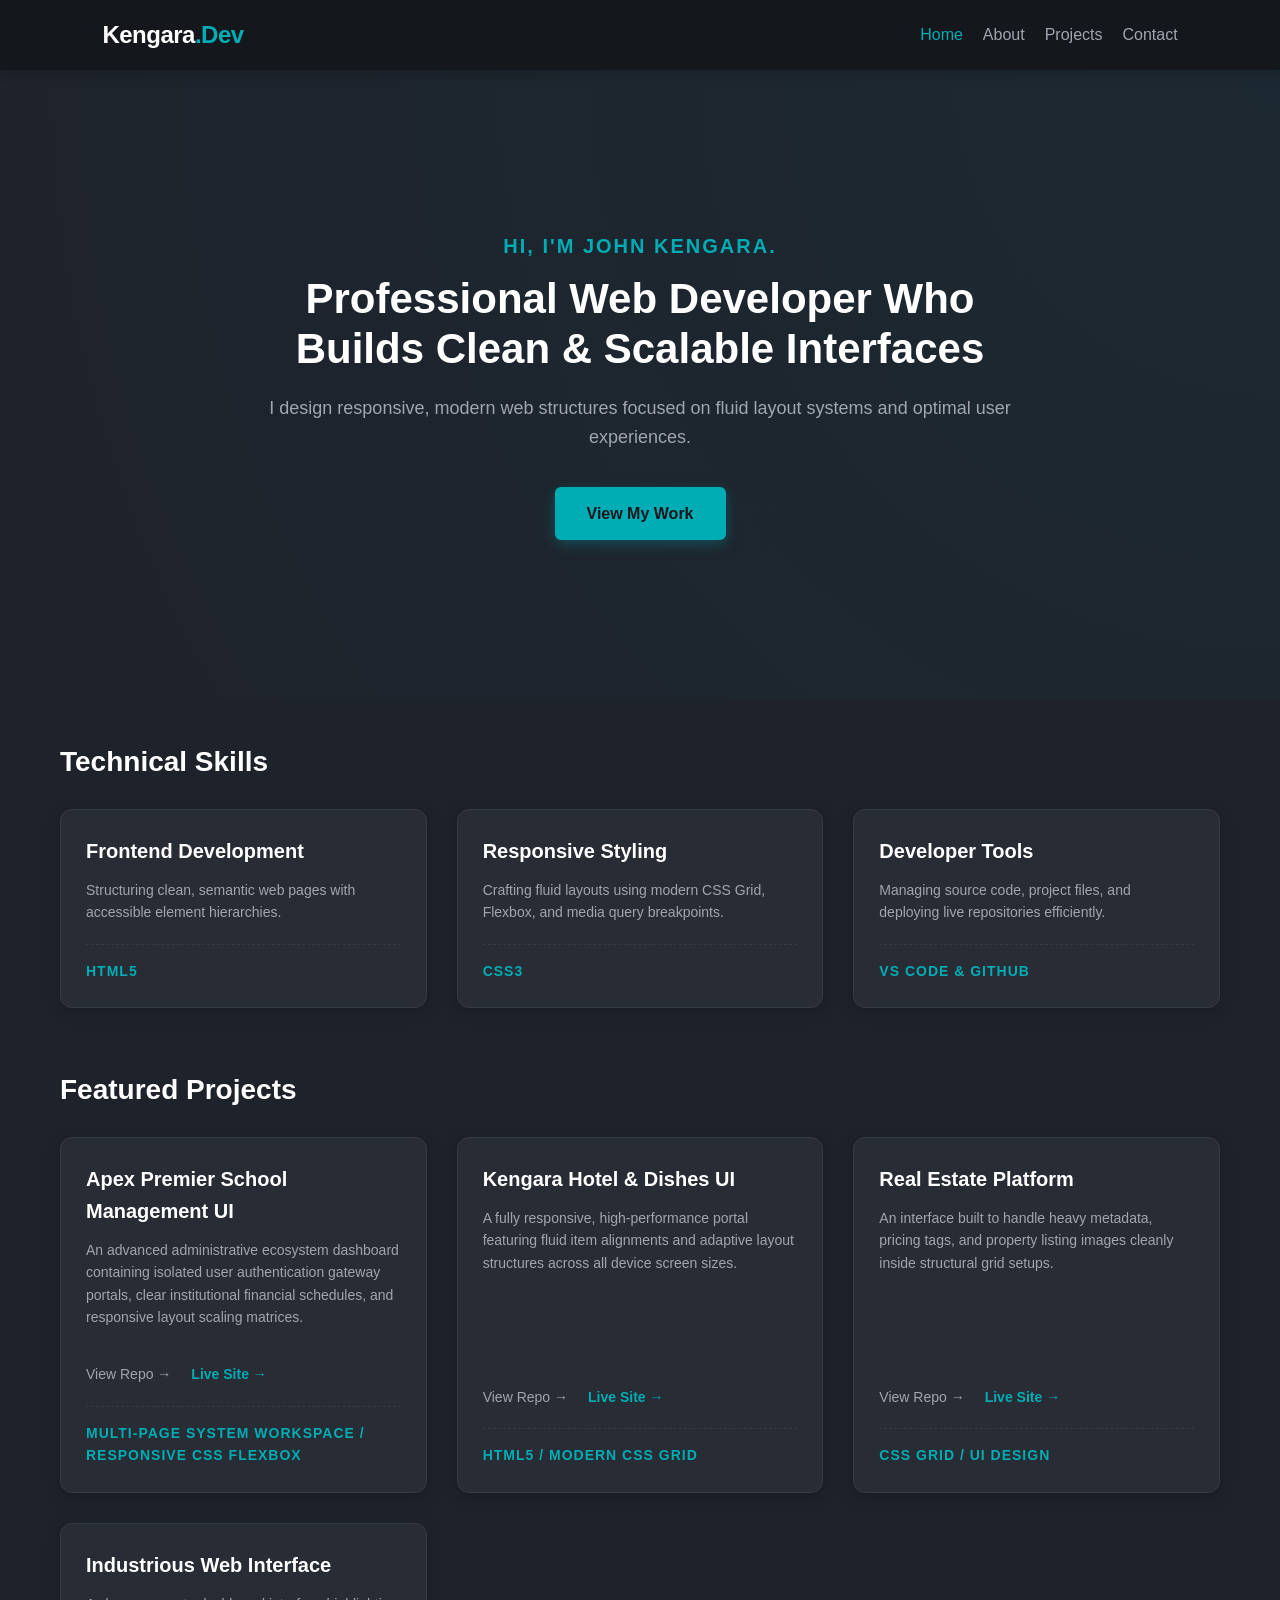
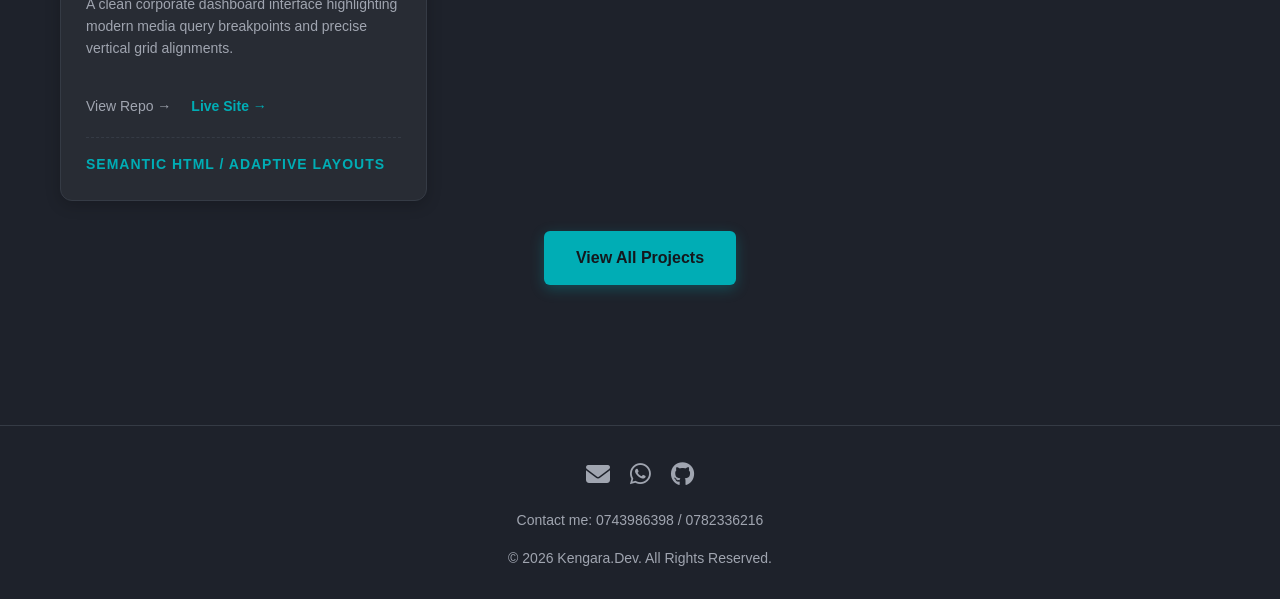
<file: index.html>
<!DOCTYPE html>
<html lang="en">
<head>
    <meta charset="UTF-8">
    <meta name="viewport" content="width=device-width, initial-scale=1.0">
    <title>Kengara | Professional Web Developer</title>
    <link rel="stylesheet" href="style.css">
    <link rel="stylesheet" href="https://cdnjs.cloudflare.com/ajax/libs/font-awesome/6.4.2/css/all.min.css">
</head>
<body>

    <header class="navbar">
        <div class="logo">Kengara<span>.Dev</span></div>
        <nav>
            <ul class="navmenu">
                <li><a href="index.html" class="active">Home</a></li>
                <li><a href="about.html">About</a></li>
                <li><a href="projects.html">Projects</a></li>
                <li><a href="contact.html">Contact</a></li>
            </ul>
        </nav>
    </header>

    <section class="hero">
        <div class="herocontent">
            <h1>Hi, I'm John Kengara.</h1>
            <h2>Professional Web Developer Who Builds Clean & Scalable Interfaces</h2>
            <p>I design responsive, modern web structures focused on fluid layout systems and optimal user experiences.</p>
            <a href="projects.html" class="ctabtn">View My Work</a>
        </div>
    </section>

    <main class="portfolio-container">

        <section class="portfolio-section">
            <h2 class="sectiontitle">Technical Skills</h2>
            
            <div class="skills-grid">
                <div class="skill-card">
                    <div class="card-info">
                        <h3 class="skill-name">Frontend Development</h3>
                        <p class="skill-desc">Structuring clean, semantic web pages with accessible element hierarchies.</p>
                        <span class="skill-tech">HTML5</span>
                    </div>
                </div>

                <div class="skill-card">
                    <div class="card-info">
                        <h3 class="skill-name">Responsive Styling</h3>
                        <p class="skill-desc">Crafting fluid layouts using modern CSS Grid, Flexbox, and media query breakpoints.</p>
                        <span class="skill-tech">CSS3</span>
                    </div>
                </div>

                <div class="skill-card">
                    <div class="card-info">
                        <h3 class="skill-name">Developer Tools</h3>
                        <p class="skill-desc">Managing source code, project files, and deploying live repositories efficiently.</p>
                        <span class="skill-tech">VS Code & GitHub</span>
                    </div>
                </div>
            </div>
         </section> 

        <section class="portfolio-section">
            <h2 class="sectiontitle">Featured Projects</h2>
            
            <div class="projects-grid">
       
           <div class="project-card">
             <div class="card-info">
              <h3 class="project-title">Apex Premier School Management UI</h3>
              <p class="project-desc">
            An advanced administrative ecosystem dashboard containing isolated user authentication gateway portals, clear institutional financial schedules, and responsive layout scaling matrices.
              </p>
              <div style="margin-top: 15px; margin-bottom: 20px; display: flex; gap: 20px;">
            <a href="https://github.com/Kengaraa/School-Management-UI" target="_blank" style="color: #a0a5b0; text-decoration: none; font-size: 14px; font-weight: 500;">View Repo &rarr;</a>
            <a href="https://kengaraa.github.io/School-Management-UI/" target="_blank" style="color: #00adb5; text-decoration: none; font-weight: 600; font-size: 14px;">Live Site &rarr;</a>
        </div>
        <span class="project-tech">Multi-Page System Workspace / Responsive CSS Flexbox</span>
             </div>
                </div>

                
                <div class="project-card">
                    <div class="card-info">
                        <h3 class="project-title">Kengara Hotel & Dishes UI</h3>
                        <p class="project-desc">A fully responsive, high-performance portal featuring fluid item alignments and adaptive layout structures across all device screen sizes.</p>
                        <div style="margin-top: 15px; margin-bottom: 20px; display: flex; gap: 20px;">
                            <a href="https://github.com/Kengaraa/HOTEL" target="_blank" style="color: #a0a5b0; text-decoration: none; font-size: 14px; font-weight: 500;">View Repo &rarr;</a>
                            <a href="https://kengaraa.github.io/HOTEL/" target="_blank" style="color: #00adb5; text-decoration: none; font-weight: 600; font-size: 14px;">Live Site &rarr;</a>
                        </div>
                        <span class="project-tech">HTML5 / Modern CSS Grid</span>
                    </div>
                </div>

                <div class="project-card">
                    <div class="card-info">
                        <h3 class="project-title">Real Estate Platform</h3>
                        <p class="project-desc">An interface built to handle heavy metadata, pricing tags, and property listing images cleanly inside structural grid setups.</p>
                        <div style="margin-top: 15px; margin-bottom: 20px; display: flex; gap: 20px;">
                            <a href="https://github.com/Kengaraa/REAL-ESTATE" target="_blank" style="color: #a0a5b0; text-decoration: none; font-size: 14px; font-weight: 500;">View Repo &rarr;</a>
                            <a href="https://kengaraa.github.io/REAL-ESTATE/" target="_blank" style="color: #00adb5; text-decoration: none; font-weight: 600; font-size: 14px;">Live Site &rarr;</a>
                        </div>
                        <span class="project-tech">CSS Grid / UI Design</span>
                    </div>
                </div>

                <div class="project-card">
                    <div class="card-info">
                        <h3 class="project-title">Industrious Web Interface</h3>
                        <p class="project-desc">A clean corporate dashboard interface highlighting modern media query breakpoints and precise vertical grid alignments.</p>
                        <div style="margin-top: 15px; margin-bottom: 20px; display: flex; gap: 20px;">
                            <a href="https://github.com/Kengaraa/Industrious" target="_blank" style="color: #a0a5b0; text-decoration: none; font-size: 14px; font-weight: 500;">View Repo &rarr;</a>
                            <a href="https://kengaraa.github.io/Industrious/" target="_blank" style="color: #00adb5; text-decoration: none; font-weight: 600; font-size: 14px;">Live Site &rarr;</a>
                        </div>
                        <span class="project-tech">Semantic HTML / Adaptive Layouts</span>
                    </div>
                </div>

            </div> 
            
            <div style="margin-top: 30px; text-align: center;">
                <a href="projects.html" class="ctabtn">View All Projects</a>
            </div>
        </section>

    </main> 

<footer class="footer">
    <div class="footer-socials">
        <a href="mailto:johnkengara07@gmail.com" aria-label="Email">
            <i class="fa-solid fa-envelope"></i>
        </a>
        <a href="https://wa.me/254743986398" target="_blank" aria-label="WhatsApp">
            <i class="fa-brands fa-whatsapp"></i>
        </a>
        <a href="https://github.com/Kengaraa" target="_blank" aria-label="GitHub">
            <i class="fa-brands fa-github"></i>
        </a>
    </div>
    <p>Contact me: 0743986398 / 0782336216</p>
    <p>&copy; 2026 Kengara.Dev. All Rights Reserved.</p>
</footer>

</body>
</html>
</file>
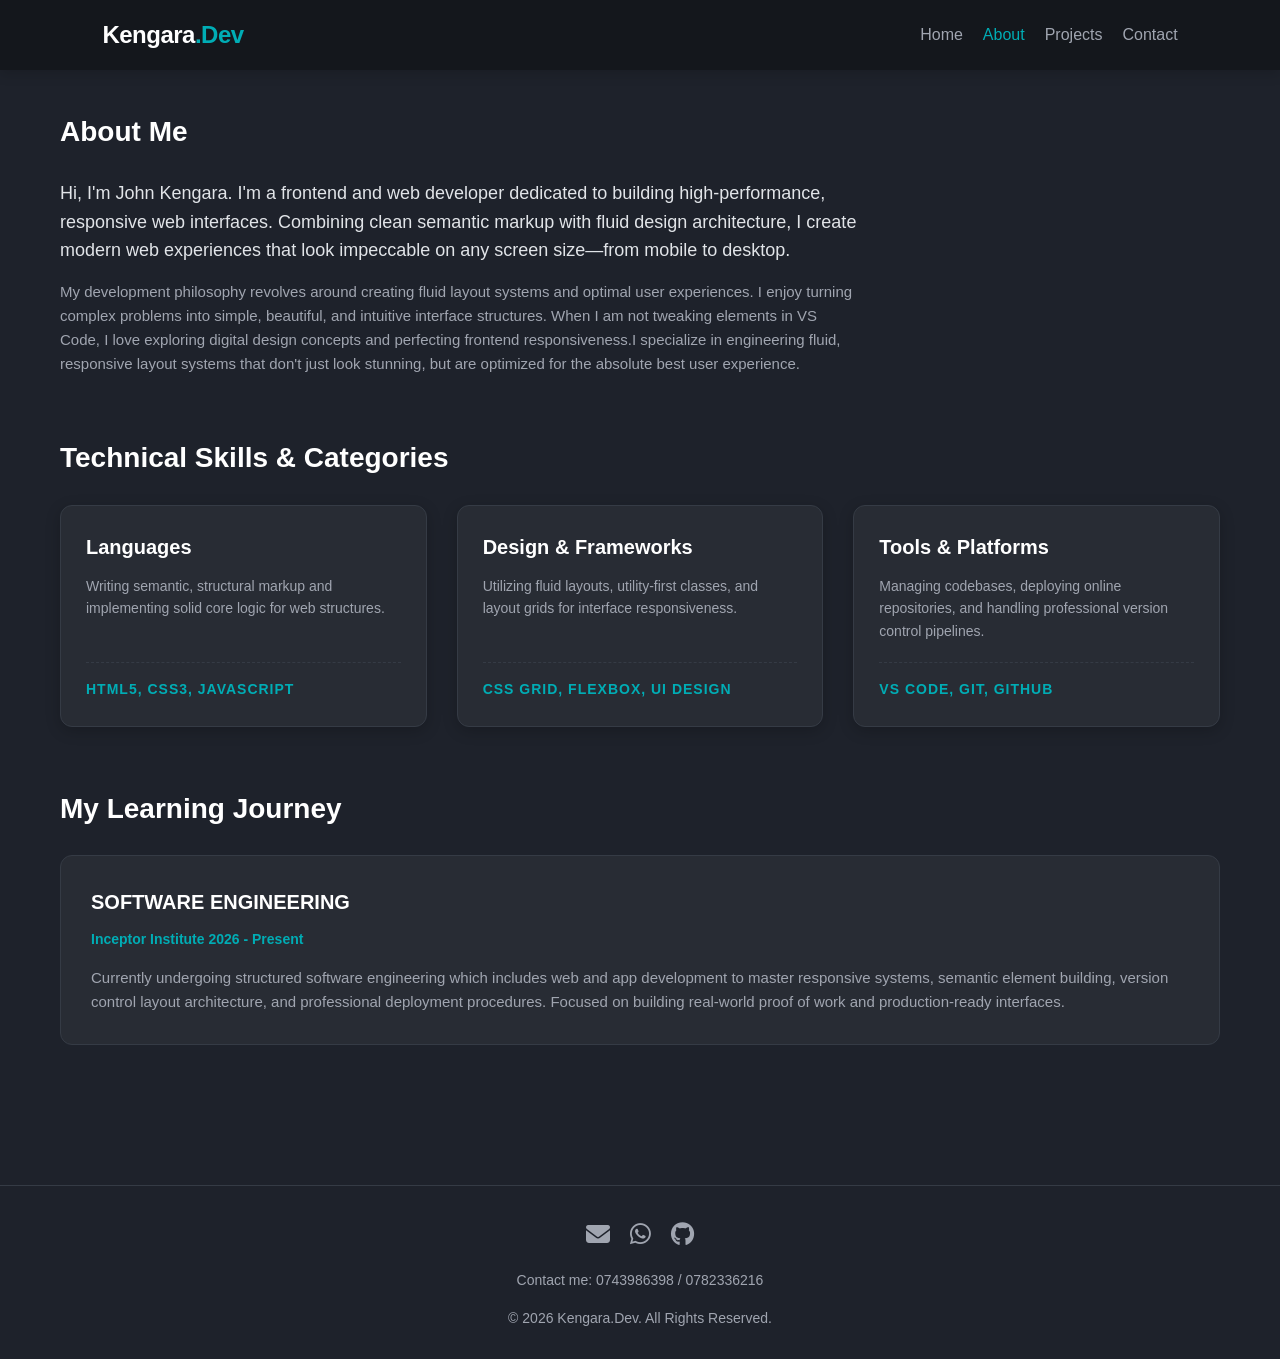
<file: about.html>
<!DOCTYPE html>
<html lang="en">
<head>
    <meta charset="UTF-8">
    <meta name="viewport" content="width=device-width, initial-scale=1.0">
    <title>About Me  John Kengara</title>
    <link rel="stylesheet" href="style.css">
    <link rel="stylesheet" href="https://cdnjs.cloudflare.com/ajax/libs/font-awesome/6.4.2/css/all.min.css">
</head>
<body>

    <header class="navbar">
        <div class="logo">Kengara<span>.Dev</span></div>
        <nav>
            <ul class="navmenu">
                <li><a href="index.html">Home</a></li>
                <li><a href="about.html" class="active">About</a></li>
                <li><a href="projects.html">Projects</a></li>
                <li><a href="contact.html">Contact</a></li>
            </ul>
        </nav>
    </header>

    <main class="portfolio-container">

        <section class="portfolio-section">
            <h2 class="sectiontitle">About Me</h2>
            <div style="margin-top: 20px; max-width: 800px;">
                <p style="font-size: 18px; color: #e1e4e8; margin-bottom: 15px; font-weight: 400;">
                  Hi, I'm John Kengara. I'm a frontend and web developer dedicated to building high-performance, responsive web interfaces. Combining clean semantic markup with fluid design architecture, I create modern web experiences that look impeccable on any screen size—from mobile to desktop. 
                </p>
                <p style="font-size: 15px; color: #a0a5b0; margin-bottom: 15px;">
                    My development philosophy revolves around creating fluid layout systems and optimal user experiences. I enjoy turning complex problems into simple, beautiful, and intuitive interface structures. When I am not tweaking elements in VS Code, I love exploring digital design concepts and perfecting frontend responsiveness.I specialize in engineering fluid, responsive layout systems that don't just look stunning, but are optimized for the absolute best user experience.
                </p>
            </div>
        </section>

        <section class="portfolio-section">
            <h2 class="sectiontitle">Technical Skills & Categories</h2>
            
            <div class="skills-grid" style="margin-top: 20px;">
                
                <div class="skill-card">
                    <div class="card-info">
                        <h3 class="skill-name">Languages</h3>
                        <p class="skill-desc">Writing semantic, structural markup and implementing solid core logic for web structures.</p>
                        <span class="skill-tech">HTML5, CSS3, JavaScript</span>
                    </div>
                </div>

                <div class="skill-card">
                    <div class="card-info">
                        <h3 class="skill-name">Design & Frameworks</h3>
                        <p class="skill-desc">Utilizing fluid layouts, utility-first classes, and layout grids for interface responsiveness.</p>
                        <span class="skill-tech">CSS Grid, Flexbox, UI Design</span>
                    </div>
                </div>

                <div class="skill-card">
                    <div class="card-info">
                        <h3 class="skill-name">Tools & Platforms</h3>
                        <p class="skill-desc">Managing codebases, deploying online repositories, and handling professional version control pipelines.</p>
                        <span class="skill-tech">VS Code, Git, GitHub</span>
                    </div>
                </div>

            </div>
        </section>

        <section class="portfolio-section">
            <h2 class="sectiontitle">My Learning Journey</h2>
            <div style="margin-top: 20px; background-color: #282c34; border: 1px solid #353b45; border-radius: 12px; padding: 30px;">
                <h3 style="color: #ffffff; font-size: 20px; margin-bottom: 10px;">SOFTWARE ENGINEERING</h3>
                <p style="color: #00adb5; font-weight: 600; font-size: 14px; margin-bottom: 15px;">Inceptor Institute 2026 - Present</p>
                <p style="color: #a0a5b0; font-size: 15px;">
                    Currently undergoing structured software engineering which includes web and app development to master responsive systems, semantic element building, version control layout architecture, and professional deployment procedures. Focused on building real-world proof of work and production-ready interfaces.
                </p>
            </div>
        </section>

    </main>

<footer class="footer">
    <div class="footer-socials">
        <a href="mailto:johnkengara07@gmail.com" aria-label="Email">
            <i class="fa-solid fa-envelope"></i>
        </a>
        <a href="https://wa.me/254743986398" target="_blank" aria-label="WhatsApp">
            <i class="fa-brands fa-whatsapp"></i>
        </a>
        <a href="https://github.com/Kengaraa" target="_blank" aria-label="GitHub">
            <i class="fa-brands fa-github"></i>
        </a>
    </div>
    <p>Contact me: 0743986398 / 0782336216</p>
    <p>&copy; 2026 Kengara.Dev. All Rights Reserved.</p>
</footer>

</body>
</html>
</file>
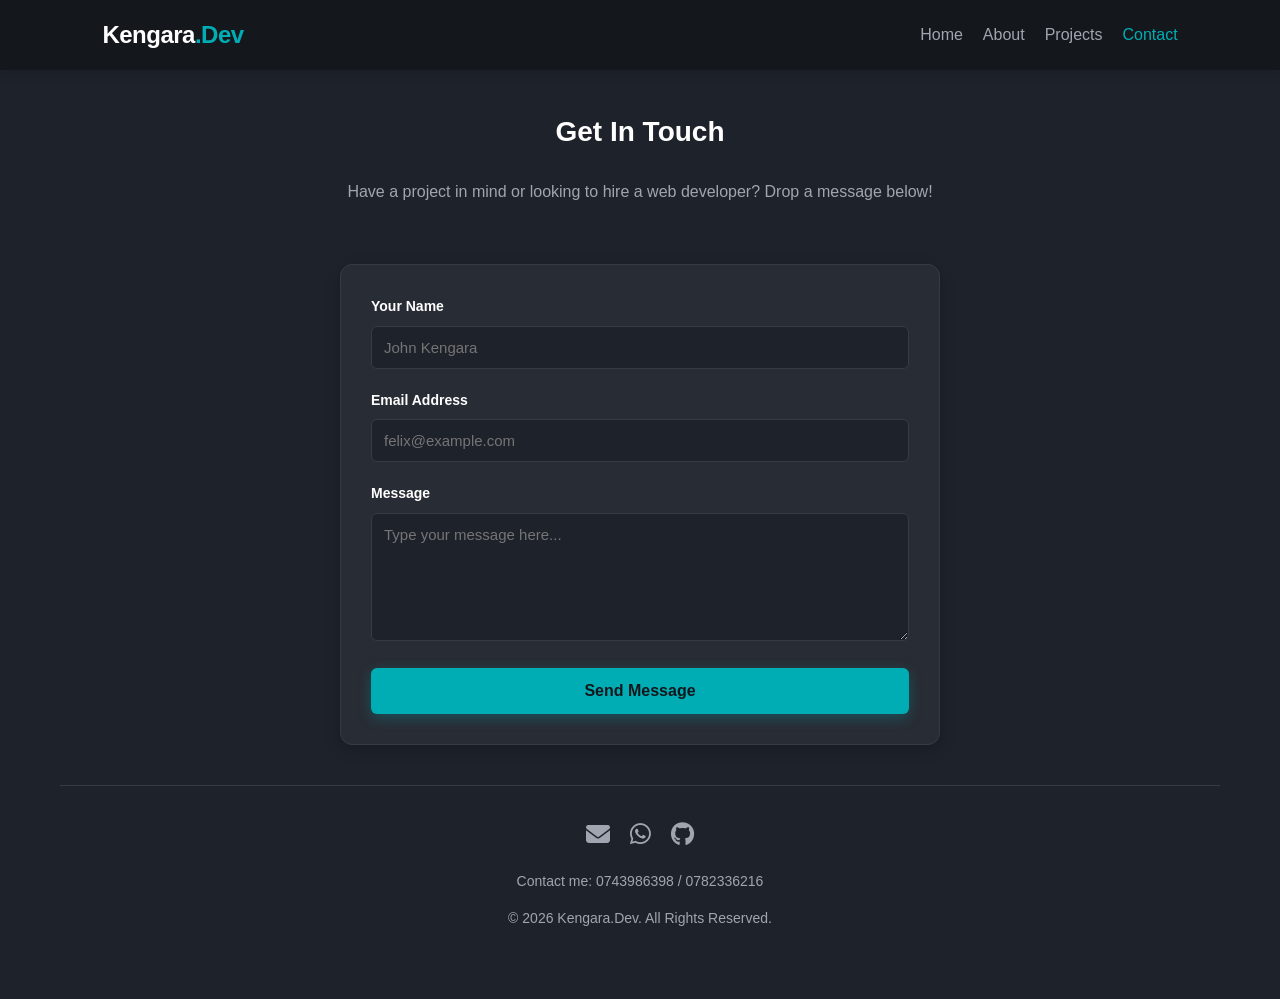
<file: contact.html>
<!DOCTYPE html>
<html lang="en">
<head>
    <meta charset="UTF-8">
    <meta name="viewport" content="width=device-width, initial-scale=1.0">
    <title>Contact Me | John Kengara</title>
    <link rel="stylesheet" href="style.css">
    <link rel="stylesheet" href="https://cdnjs.cloudflare.com/ajax/libs/font-awesome/6.4.2/css/all.min.css">
</head>
<body>

    <header class="navbar">
        <div class="logo">Kengara<span>.Dev</span></div>
        <nav>
            <ul class="navmenu">
                <li><a href="index.html">Home</a></li>
                <li><a href="about.html">About</a></li>
                <li><a href="projects.html">Projects</a></li>
                <li><a href="contact.html" class="active">Contact</a></li>
            </ul>
        </nav>
    </header>

    <main class="portfolio-container">

        <section class="portfolio-section" style="text-align: center;">
            <h2 class="sectiontitle">Get In Touch</h2>
            <p style="color: #a0a5b0; margin-top: 10px; margin-bottom: 40px; font-size: 16px;">
                Have a project in mind or looking to hire a web developer? Drop a message below!
            </p>
        </section>

        <div class="contact-container">
            <form action="#" method="POST">
                <div class="form-group">
                    <label for="name">Your Name</label>
                    <input type="text" id="name" name="name" placeholder="John Kengara" required>
                </div>
                
                <div class="form-group">
                    <label for="email">Email Address</label>
                    <input type="email" id="email" name="email" placeholder="felix@example.com" required>
                </div>
                
                <div class="form-group">
                    <label for="message">Message</label>
                    <textarea id="message" name="message" rows="6" placeholder="Type your message here..." required></textarea>
                </div>
                
                <button type="submit" class="submit-btn">Send Message</button>
            </form>
        </div>
<footer class="footer">
    <div class="footer-socials">
        <a href="mailto:johnkengara07@gmail.com" aria-label="Email">
            <i class="fa-solid fa-envelope"></i>
        </a>
        <a href="https://wa.me/254743986398" target="_blank" aria-label="WhatsApp">
            <i class="fa-brands fa-whatsapp"></i>
        </a>
        <a href="https://github.com/Kengaraa" target="_blank" aria-label="GitHub">
            <i class="fa-brands fa-github"></i>
        </a>
    </div>
    <p>Contact me: 0743986398 / 0782336216</p>
    <p>&copy; 2026 Kengara.Dev. All Rights Reserved.</p>
</footer>

    </main>
</file>
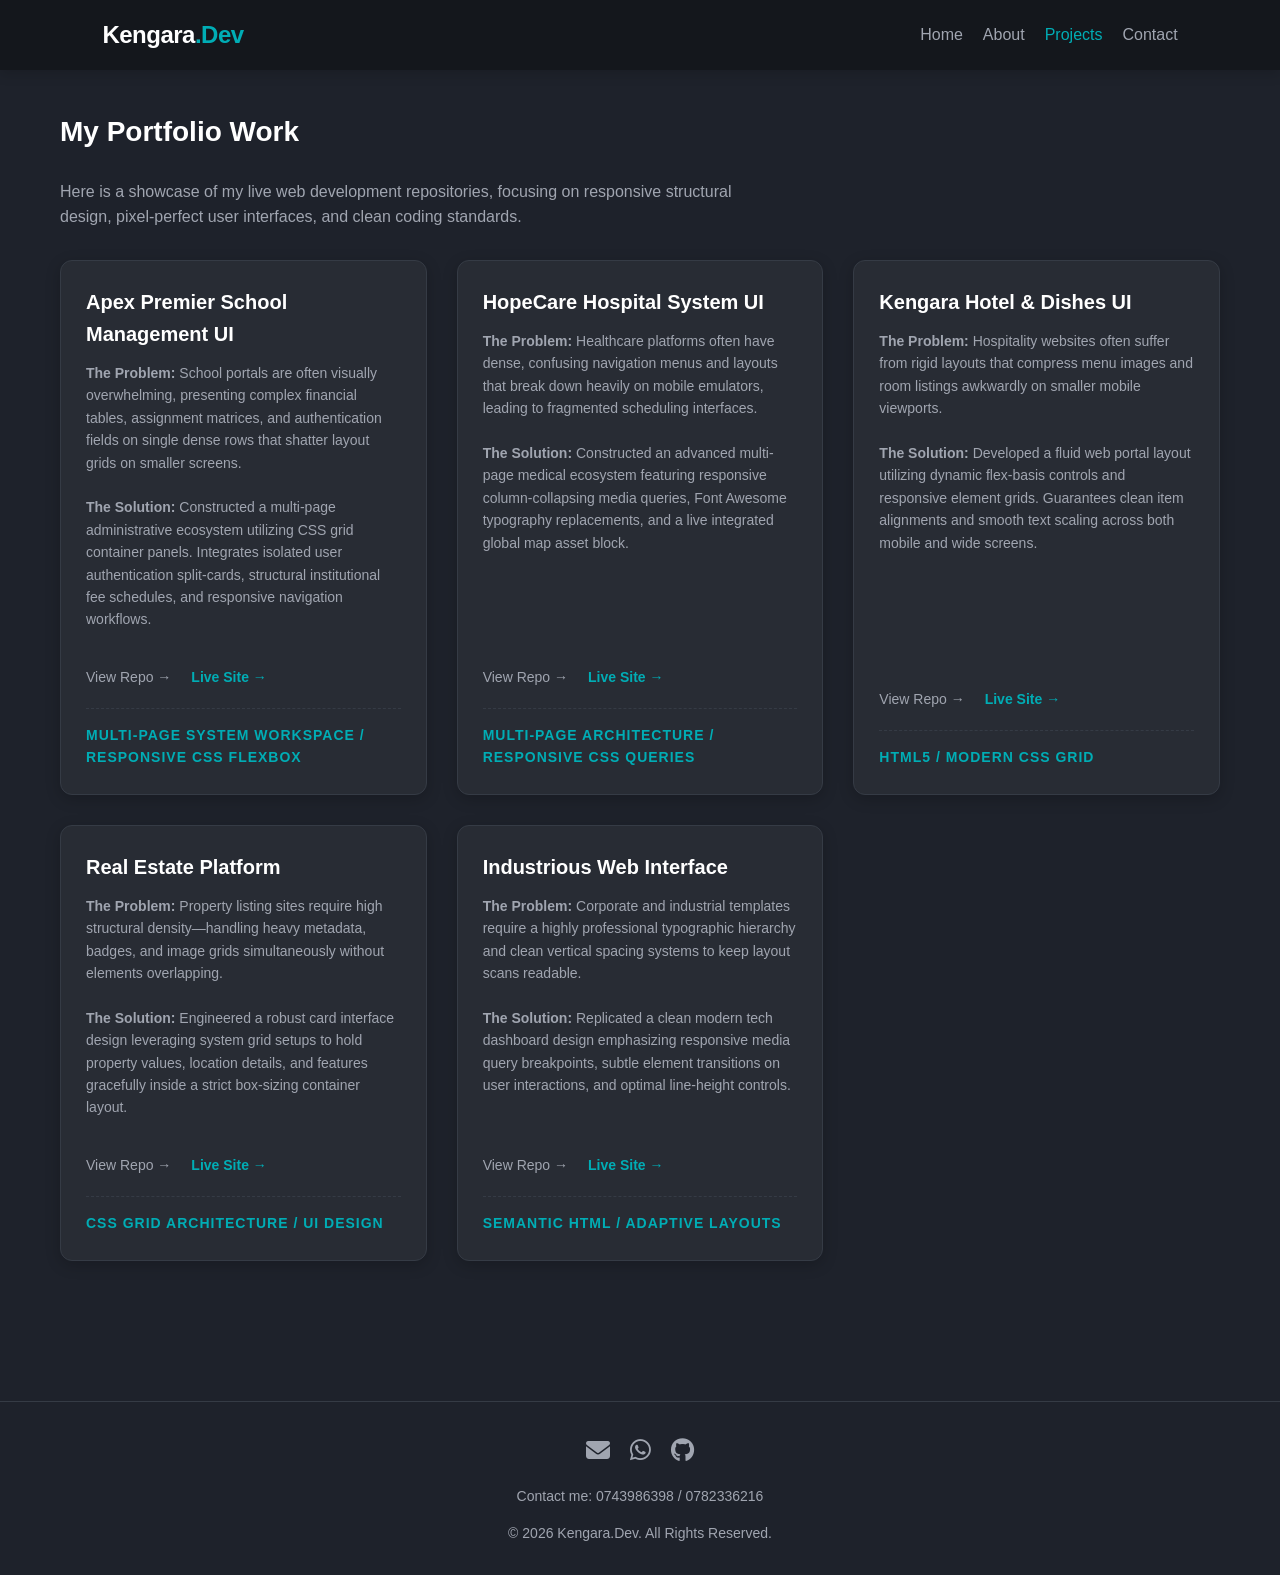
<file: projects.html>
<!DOCTYPE html>
<html lang="en">
<head>
    <meta charset="UTF-8">
    <meta name="viewport" content="width=device-width, initial-scale=1.0">
    <title>My Projects | John Kengara</title>
    <link rel="stylesheet" href="style.css">
    <link rel="stylesheet" href="https://cdnjs.cloudflare.com/ajax/libs/font-awesome/6.4.2/css/all.min.css">
</head>
<body>

    <header class="navbar">
        <div class="logo">Kengara<span>.Dev</span></div>
        <nav>
            <ul class="navmenu">
                <li><a href="index.html">Home</a></li>
                <li><a href="about.html">About</a></li>
                <li><a href="projects.html" class="active">Projects</a></li>
                <li><a href="contact.html">Contact</a></li>
            </ul>
        </nav>
    </header>

    <main class="portfolio-container">

        <section class="portfolio-section">
            <h2 class="sectiontitle">My Portfolio Work</h2>
            <p style="color: #a0a5b0; margin-top: 10px; margin-bottom: 30px; font-size: 16px; max-width: 700px;">
                Here is a showcase of my live web development repositories, focusing on responsive structural design, pixel-perfect user interfaces, and clean coding standards.
            </p>
            
            <div class="projects-grid">

                <!-- New Addition: Apex Premier School Management System UI -->
                <div class="project-card">
                    <div class="card-info">
                        <h3 class="project-title">Apex Premier School Management UI</h3>
                        <p class="project-desc">
                            <strong>The Problem:</strong> School portals are often visually overwhelming, presenting complex financial tables, assignment matrices, and authentication fields on single dense rows that shatter layout grids on smaller screens.<br><br>
                            <strong>The Solution:</strong> Constructed a multi-page administrative ecosystem utilizing CSS grid container panels. Integrates isolated user authentication split-cards, structural institutional fee schedules, and responsive navigation workflows.
                        </p>
                        <div style="margin-top: 15px; margin-bottom: 20px; display: flex; gap: 20px;">
                            <a href="https://github.com/Kengaraa/School-Management-UI" target="_blank" style="color: #a0a5b0; text-decoration: none; font-size: 14px; font-weight: 500;">View Repo &rarr;</a>
                            <a href="https://kengaraa.github.io/School-Management-UI/" target="_blank" style="color: #00adb5; text-decoration: none; font-weight: 600; font-size: 14px;">Live Site &rarr;</a>
                        </div>
                        <span class="project-tech">Multi-Page System Workspace / Responsive CSS Flexbox</span>
                    </div>
                </div>

                <div class="project-card">
                    <div class="card-info">
                        <h3 class="project-title">HopeCare Hospital System UI</h3>
                        <p class="project-desc">
                            <strong>The Problem:</strong> Healthcare platforms often have dense, confusing navigation menus and layouts that break down heavily on mobile emulators, leading to fragmented scheduling interfaces. <br><br>
                            <strong>The Solution:</strong> Constructed an advanced multi-page medical ecosystem featuring responsive column-collapsing media queries, Font Awesome typography replacements, and a live integrated global map asset block.
                        </p>
                        <div style="margin-top: 15px; margin-bottom: 20px; display: flex; gap: 20px;">
                            <a href="https://github.com/Kengaraa/HOSPITAL" target="_blank" style="color: #a0a5b0; text-decoration: none; font-size: 14px; font-weight: 500;">View Repo &rarr;</a>
                            <a href="https://kengaraa.github.io/HOSPITAL/" target="_blank" style="color: #00adb5; text-decoration: none; font-weight: 600; font-size: 14px;">Live Site &rarr;</a>
                        </div>
                        <span class="project-tech">Multi-Page Architecture / Responsive CSS Queries</span>
                    </div>
                </div>
                
                <div class="project-card">
                    <div class="card-info">
                        <h3 class="project-title">Kengara Hotel & Dishes UI</h3>
                        <p class="project-desc">
                            <strong>The Problem:</strong> Hospitality websites often suffer from rigid layouts that compress menu images and room listings awkwardly on smaller mobile viewports. <br><br>
                            <strong>The Solution:</strong> Developed a fluid web portal layout utilizing dynamic flex-basis controls and responsive element grids. Guarantees clean item alignments and smooth text scaling across both mobile and wide screens.
                        </p>
                        <div style="margin-top: 15px; margin-bottom: 20px; display: flex; gap: 20px;">
                            <a href="https://github.com/Kengaraa/HOTEL" target="_blank" style="color: #a0a5b0; text-decoration: none; font-size: 14px; font-weight: 500;">View Repo &rarr;</a>
                            <a href="https://kengaraa.github.io/HOTEL/" target="_blank" style="color: #00adb5; text-decoration: none; font-weight: 600; font-size: 14px;">Live Site &rarr;</a>
                        </div>
                        <span class="project-tech">HTML5 / Modern CSS Grid</span>
                    </div>
                </div>

                <div class="project-card">
                    <div class="card-info">
                        <h3 class="project-title">Real Estate Platform</h3>
                        <p class="project-desc">
                            <strong>The Problem:</strong> Property listing sites require high structural density—handling heavy metadata, badges, and image grids simultaneously without elements overlapping. <br><br>
                            <strong>The Solution:</strong> Engineered a robust card interface design leveraging system grid setups to hold property values, location details, and features gracefully inside a strict box-sizing container layout.
                        </p>
                        <div style="margin-top: 15px; margin-bottom: 20px; display: flex; gap: 20px;">
                            <a href="https://github.com/Kengaraa/REAL-ESTATE" target="_blank" style="color: #a0a5b0; text-decoration: none; font-size: 14px; font-weight: 500;">View Repo &rarr;</a>
                            <a href="https://kengaraa.github.io/REAL-ESTATE/" target="_blank" style="color: #00adb5; text-decoration: none; font-weight: 600; font-size: 14px;">Live Site &rarr;</a>
                        </div>
                        <span class="project-tech">CSS Grid Architecture / UI Design</span>
                    </div>
                </div>

                <div class="project-card">
                    <div class="card-info">
                        <h3 class="project-title">Industrious Web Interface</h3>
                        <p class="project-desc">
                            <strong>The Problem:</strong> Corporate and industrial templates require a highly professional typographic hierarchy and clean vertical spacing systems to keep layout scans readable. <br><br>
                            <strong>The Solution:</strong> Replicated a clean modern tech dashboard design emphasizing responsive media query breakpoints, subtle element transitions on user interactions, and optimal line-height controls.
                        </p>
                        <div style="margin-top: 15px; margin-bottom: 20px; display: flex; gap: 20px;">
                            <a href="https://github.com/Kengaraa/Industrious" target="_blank" style="color: #a0a5b0; text-decoration: none; font-size: 14px; font-weight: 500;">View Repo &rarr;</a>
                            <a href="https://kengaraa.github.io/Industrious/" target="_blank" style="color: #00adb5; text-decoration: none; font-weight: 600; font-size: 14px;">Live Site &rarr;</a>
                        </div>
                        <span class="project-tech">Semantic HTML / Adaptive Layouts</span>
                    </div>
                </div>

            </div> 
        </section>

    </main>

    <footer class="footer">
        <div class="footer-socials">
            <a href="mailto:johnkengara07@gmail.com" aria-label="Email">
                <i class="fa-solid fa-envelope"></i>
            </a>
            <a href="https://wa.me/254743986398" target="_blank" aria-label="WhatsApp">
                <i class="fa-brands fa-whatsapp"></i>
            </a>
            <a href="https://github.com/Kengaraa" target="_blank" aria-label="GitHub">
                <i class="fa-brands fa-github"></i>
            </a>
        </div>
        <p>Contact me: 0743986398 / 0782336216</p>
        <p>&copy; 2026 Kengara.Dev. All Rights Reserved.</p>
    </footer>

</body>
</html>
</file>
<file: style.css>
* {
    margin: 0;
    padding: 0;
    box-sizing: border-box;
    font-family: 'Segoe UI', Tahoma, Geneva, Verdana, sans-serif;
}
body {
    background-color: #1e222b; 
    color: #e1e4e8;       
    line-height: 1.6;
    padding-top: 70px;        
}
.navbar {
    position: fixed;
    top: 0;
    left: 0;
    width: 100%;
    height: 70px;
    background-color: #14171c;
    display: flex;
    justify-content: space-between;
    align-items: center;
    padding: 0 8%;
    box-shadow: 0 4px 12px rgba(0, 0, 0, 0.15);
    z-index: 1000;
}
.logo {
    font-size: 24px;
    font-weight: 700;
    color: #ffffff;
    letter-spacing: -0.5px;
}

.logo span {
    color: #00adb5; 
}
.navmenu {
    display: flex;
    list-style: none;
    gap: 32px;
}
.navmenu a {
    text-decoration: none;
    color: #a0a5b0;
    font-weight: 500;
    font-size: 16px;
    transition: color 0.3s ease; 
}
.navmenu a:hover,
.navmenu a.active {
    color: #00adb5; 
}
.hero {
    min-height: 70vh;
    display: flex;
    align-items: center;
    justify-content: center;
    padding: 60px 20px;
    background: radial-gradient(circle at top right, rgba(0, 173, 181, 0.05), transparent); 
    text-align: center;
}
.herocontent {
    max-width: 800px;
}
.herocontent h1 {
    font-size: 20px;
    color: #00adb5;
    font-weight: 600;
    text-transform: uppercase;
    letter-spacing: 2px;
    margin-bottom: 12px;
}
.herocontent h2 {
    font-size: 42px;
    color: #ffffff;
    font-weight: 700;
    line-height: 1.2;
    margin-bottom: 20px;
}
.herocontent p {
    font-size: 18px;
    color: #a0a5b0;
    margin-bottom: 35px;
    font-weight: 300;
}
.ctabtn {
    display: inline-block;
    text-decoration: none;
    background-color: #00adb5;
    color: #14171c;
    padding: 14px 32px;
    font-size: 16px;
    font-weight: 600;
    border-radius: 6px;
    box-shadow: 0 4px 14px rgba(0, 173, 181, 0.3);
    transition: transform 0.2s ease, background-color 0.2s ease, box-shadow 0.2s ease;
}
.ctabtn:hover {
    background-color: #00cfd8;
    transform: translateY(-2px);
    box-shadow: 0 6px 20px rgba(0, 173, 181, 0.4);
}
.portfolio-container {
    max-width: 1200px;
    margin: 0 auto;
    padding: 40px 20px;
}
.portfolio-section {
    margin-bottom: 60px;
}
.sectiontitle {
    font-size: 28px;
    color: #ffffff;
    margin-bottom: 24px;
    position: relative;
    font-weight: 600;
}
.skills-grid,
.projects-grid {
    display: grid;
    grid-template-columns: repeat(auto-fit, minmax(300px, 1fr)); 
    gap: 30px;
}
.skill-card,
.project-card {
    background-color: #282c34; 
    border: 1px solid #353b45;
    border-radius: 12px;
    overflow: hidden;
    box-shadow: 0 4px 15px rgba(0,0,0,0.2);
    transition: transform 0.3s ease, box-shadow 0.3s ease; 
    display: flex; 
    flex-direction: column;
}
.skill-card:hover,
.project-card:hover {
    transform: translateY(-5px);  
    box-shadow: 0 12px 24px rgba(0, 173, 181, 0.15); 
}

.card-info {
    padding: 25px;
    display: flex;
    flex-direction: column;
    flex-grow: 1;
}
.skill-name,
.project-title {
    font-size: 20px;
    font-weight: 600;
    color: #ffffff;
    margin-bottom: 12px;
}
.skill-desc,
.project-desc {
    font-size: 14px;
    color: #a0a5b0;
    margin-bottom: 20px;
    flex-grow: 1;
}
.skill-tech,
.project-tech {
    display: inline-block;   
    font-size: 14px;
    font-weight: 700;
    color: #00adb5; 
    text-transform: uppercase;
    letter-spacing: 1px;
    border-top: 1px dashed #353b45;
    padding-top: 15px;
    margin-top: auto;         
    width: 100%;            
}
.footer {
    text-align: center;
    padding: 30px 20px;
    color: #a0a5b0;
    font-size: 14px;
    border-top: 1px solid #353b45;
    margin-top: 40px;
    display: flex;
    flex-direction: column;
    align-items: center;
    gap: 15px;
}

.footer-socials {
    display: flex;
    gap: 20px;
}
.footer-socials a {
    color: #a0a5b0;
    font-size: 24px; 
    text-decoration: none;
    transition: color 0.3s ease, transform 0.2s ease;
    display: inline-block;
}

.footer-socials a:hover {
    color: #00adb5;
    transform: translateY(-3px); 
}

.contact-container {
    max-width: 600px;
    margin: 0 auto;
    background-color: #282c34;
    border: 1px solid #353b45;
    border-radius: 12px;
    padding: 30px;
    box-shadow: 0 4px 15px rgba(0,0,0,0.2);
}

.form-group {
    margin-bottom: 20px;
}

.form-group label {
    display: block;
    color: #ffffff;
    font-size: 14px;
    font-weight: 600;
    margin-bottom: 8px;
}

.form-group input,
.form-group textarea {
    width: 100%;
    padding: 12px;
    background-color: #1e222b;
    border: 1px solid #353b45;
    border-radius: 6px;
    color: #e1e4e8;
    font-size: 15px;
    transition: border-color 0.3s ease;
}

.form-group input:focus,
.form-group textarea:focus {
    outline: none;
    border-color: #00adb5;
}

.submit-btn {
    width: 100%;
    background-color: #00adb5;
    color: #14171c;
    border: none;
    padding: 14px;
    font-size: 16px;
    font-weight: 600;
    border-radius: 6px;
    cursor: pointer;
    box-shadow: 0 4px 14px rgba(0, 173, 181, 0.3);
    transition: transform 0.2s ease, background-color 0.2s ease;
}

.submit-btn:hover {
    background-color: #00cfd8;
    transform: translateY(-2px);
}

.social-links-container {
    text-align: center;
    margin-top: 40px;
}

.social-links-container a {
    color: #00adb5;
    text-decoration: none;
    margin: 0 15px;
    font-weight: 600;
    transition: color 0.3s ease;
}

.social-links-container a:hover {
    color: #00cfd8;
}
.navmenu {
    display: flex;
    list-style: none;
    gap: 20px;
}
@media (max-width: 768px) {
    body {
        padding-top: 120px; 
    }

    .navbar {
        flex-direction: column;
        align-items: center;
        text-align: center;
        padding: 15px 15px;
        gap: 10px; 
        height: auto; /* Change from 70px to auto so it fits both rows perfectly */
    }

    .navmenu {
        flex-direction: row; 
        flex-wrap: wrap; 
        justify-content: center;
        gap: 15px;
        margin: 0;
        padding: 0;
        width: 100%;
    }
    
    .hero {
        padding: 40px 15px;
        min-height: auto;
    }

    .herocontent h1 {
        font-size: 14px; /* Fixes uppercase headline size on small screens */
    }

    .herocontent h2 {
        font-size: 28px !important; /* Prevents huge text from clipping on small screens */
    }

    .skills-grid, .projects-grid {
        grid-template-columns: 1fr !important;
    }
}
</file>
